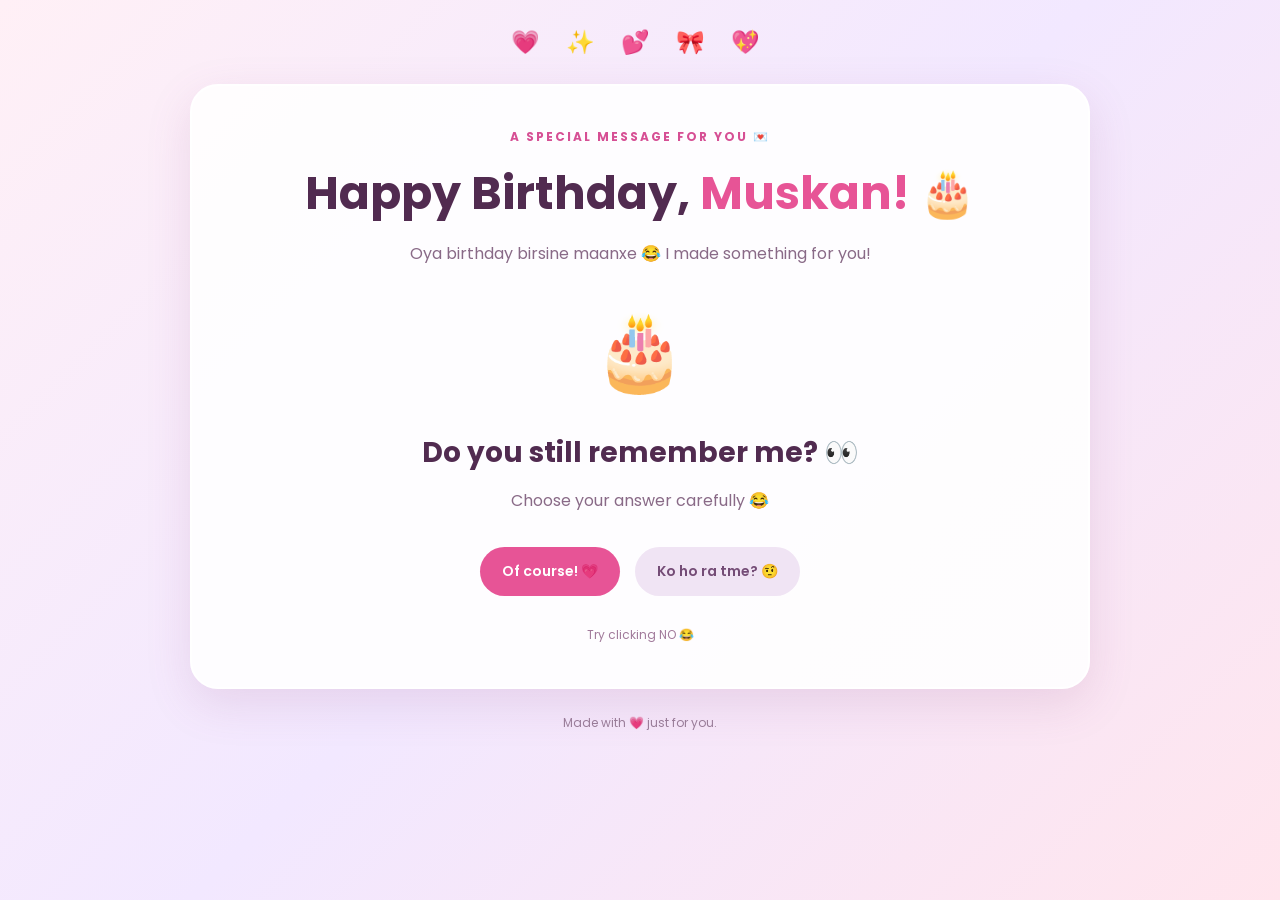
<file: index.html>
<!DOCTYPE html>
<html lang="en">
<head>
    <meta charset="UTF-8">
    <meta name="viewport" content="width=device-width, initial-scale=1.0">
    <title>Happy Birthday Muskan! 🎂</title>
    <link rel="stylesheet" href="style.css">
    <script src="script1.js" defer></script>
</head>
<body>
    <div class="floating-hearts">💗 ✨ 💕 🎀 💖</div>

    <main class="container">
        <section class="birthday-card">
            <p class="small-title">A SPECIAL MESSAGE FOR YOU 💌</p>

            <h1>Happy Birthday, <span>Muskan!</span> 🎂</h1>

            <p class="intro">
                Oya birthday birsine maanxe 😂
                I made something for you!
            </p>

            <div class="cake">🎂</div>

            <h2>Do you still remember me? 👀</h2>
            <p class="question">Choose your answer carefully 😂</p>

            <div class="button-area" id="buttonArea">
                <button id="yesButton" class="yes-button">
                    Of course! 💗
                </button>

                <button id="noButton" class="no-button">
                    Ko ho ra tme? 🤨
                </button>
            </div>

            <p id="hint" class="hint">Try clicking NO 😂</p>
        </section>

        <footer>Made with 💗 just for you.</footer>
    </main>
</body>
</html>
</file>
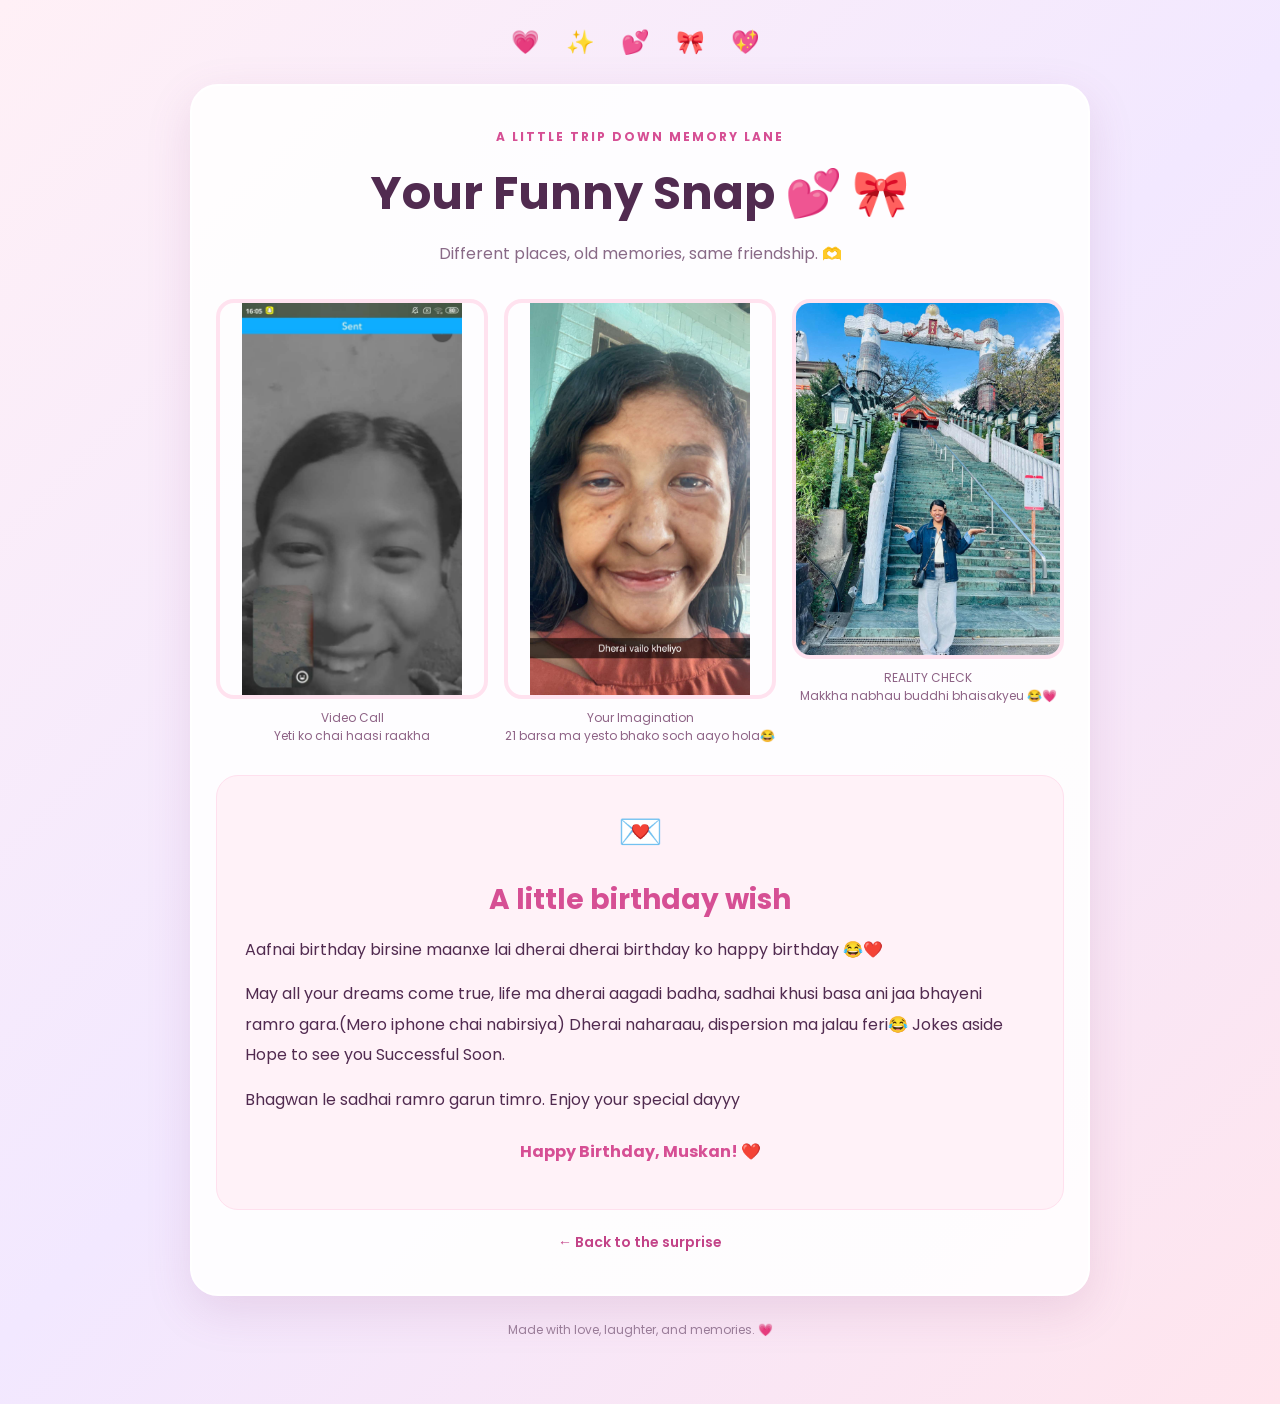
<file: memories.html>
<!DOCTYPE html>
<html lang="en">
<head>
    <meta charset="UTF-8">
    <meta name="viewport" content="width=device-width, initial-scale=1.0">
    <title>Our Memories 💕</title>
    <link rel="stylesheet" href="style.css">
</head>
<body>
    <div class="floating-hearts">💗 ✨ 💕 🎀 💖</div>

    <main class="container">
        <section class="memories page-card">
            <p class="small-title">A LITTLE TRIP DOWN MEMORY LANE</p>

            <h1>Your Funny Snap 💕 🎀</h1>

            <p class="intro">
                Different places, old memories, same friendship. 🫶
            </p>

            <div class="photo-gallery">
                <figure>
                    <img src="photo1.jpg" alt="Video Call">
                    <figcaption>Video Call <br> Yeti ko chai haasi raakha</figcaption>
                </figure>

                <figure>
                    <img src="photo2.jpg" alt="Your Imagination">
                    <figcaption>Your Imagination <br>21 barsa ma yesto bhako soch aayo hola😂</figcaption>
                </figure>

                <figure>
                    <img src="photo3.jpg" alt="Reality Check" >
                    <figcaption>REALITY CHECK <br> Makkha nabhau buddhi bhaisakyeu 😂💗</figcaption>
                </figure>
            </div>

            <div class="letter">
                <div class="letter-icon">💌</div>

                <h2>A little birthday wish</h2>

                <p>
                    Aafnai birthday birsine maanxe lai dherai dherai
                    birthday ko happy birthday 😂❤️
                </p>

                <p>
                    May all your dreams come true, life ma dherai
                    aagadi badha, sadhai khusi basa ani jaa bhayeni
                    ramro gara.(Mero iphone chai nabirsiya) Dherai naharaau, dispersion ma jalau feri😂 Jokes aside 
                    Hope to see you Successful Soon. 
                </p>

                <p>
                    Bhagwan le sadhai ramro garun timro.
                    Enjoy your special dayyy 
                </p>

                <p class="signature">
                    Happy Birthday, Muskan! ❤️
                </p>
            </div>

            <a class="back-link" href="surprise.html">
                ← Back to the surprise
            </a>
        </section>

        <footer>Made with love, laughter, and memories. 💗</footer>
    </main>
</body>
</html>
</file>
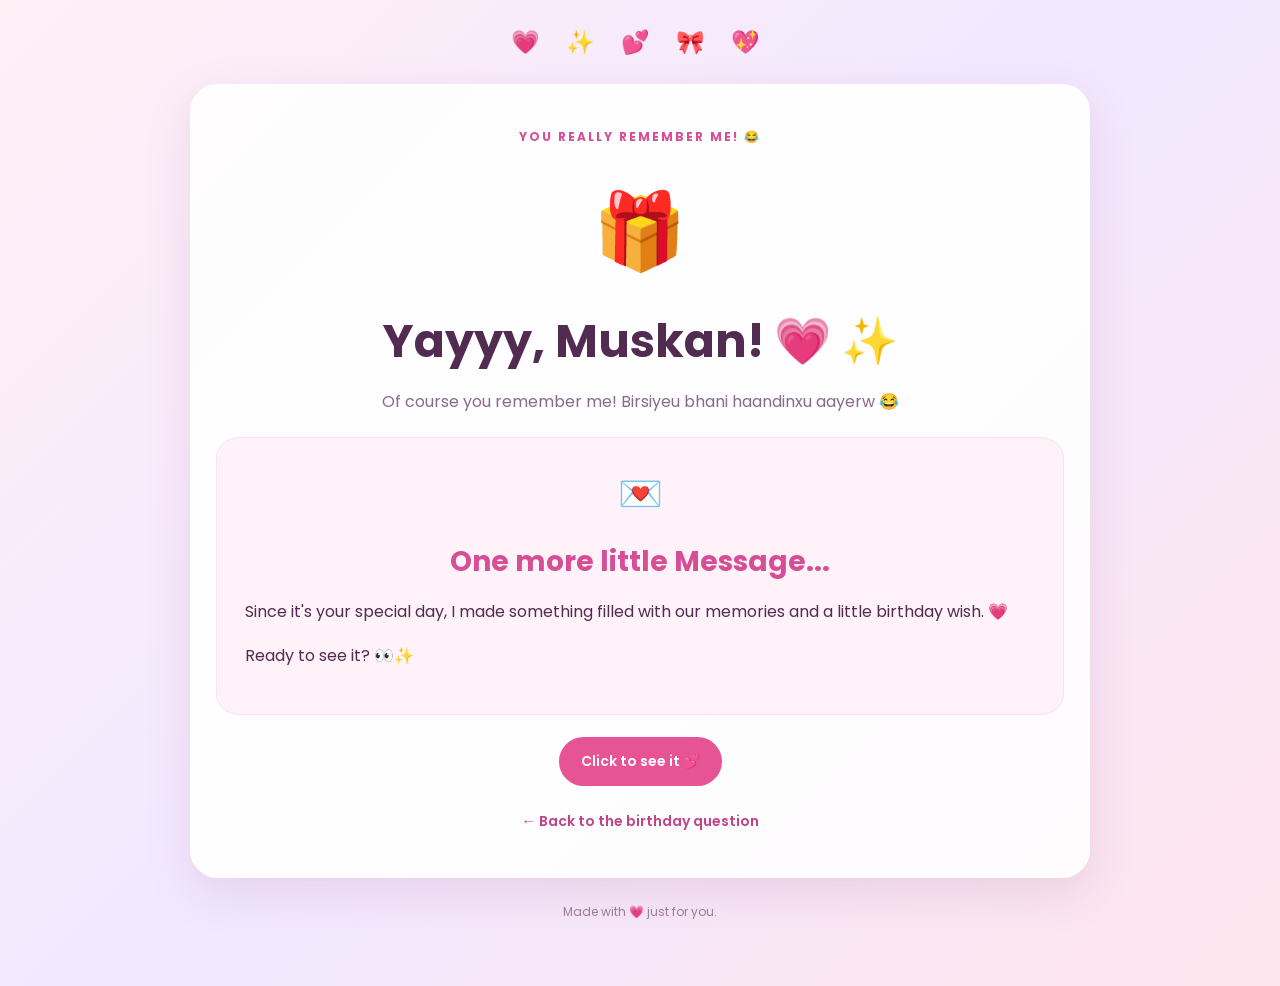
<file: surprise.html>
<!DOCTYPE html>
<html lang="en">
<head>
    <meta charset="UTF-8">
    <meta name="viewport" content="width=device-width, initial-scale=1.0">
    <title>A Little Message for You 💗</title>
    <link rel="stylesheet" href="style.css">
</head>
<body>
    <div class="floating-hearts">💗 ✨ 💕 🎀 💖</div>

    <main class="container">
        <section class="page-card">
            <p class="small-title">YOU REALLY REMEMBER ME! 😂</p>

            <div class="cake">🎁</div>

            <h1>Yayyy, Muskan! <span>💗 ✨</span></h1>

            <p class="intro">
                Of course you remember me!
                Birsiyeu bhani haandinxu aayerw 😂
            </p>

            <div class="letter">
                <div class="letter-icon">💌</div>

                <h2>One more little Message...</h2>

                <p>
                    Since it's your special day, I made
                    something filled with our memories
                    and a little birthday wish. 💗
                </p>

                <p>
                    Ready to see it? 👀✨
                </p>
            </div>

            <a class="primary-button" href="memories.html">
                Click to see it 💕
            </a>

            <p>
                <a class="back-link" href="index.html">
                    ← Back to the birthday question
                </a>
            </p>
        </section>

        <footer>Made with 💗 just for you.</footer>
    </main>
</body>
</html>
</file>
<file: style.css>
@import url('https://fonts.googleapis.com/css2?family=Poppins:wght@400;500;600;700;800&display=swap');

* {
    margin: 0;
    padding: 0;
    box-sizing: border-box;
}

body {
    font-family: 'Poppins', sans-serif;
    min-height: 100vh;
    color: #512b50;
    background: linear-gradient(135deg, #fff0f6, #f2e8ff, #ffe5ed);
    overflow-x: hidden;
}

.floating-hearts {
    text-align: center;
    padding: 25px 10px 5px;
    font-size: 23px;
    letter-spacing: 10px;
    animation: float 3s ease-in-out infinite;
}

.container {
    width: min(900px, 92%);
    margin: 20px auto 40px;
}

.birthday-card,
.page-card {
    background: rgba(255, 255, 255, 0.9);
    border: 2px solid white;
    border-radius: 28px;
    padding: 40px 24px;
    text-align: center;
    box-shadow: 0 15px 45px rgba(153, 78, 133, 0.15);
    animation: appear 0.7s ease;
}

.small-title {
    color: #d64f94;
    font-size: 12px;
    font-weight: 700;
    letter-spacing: 2px;
    margin-bottom: 15px;
}

h1 {
    font-size: clamp(28px, 6vw, 46px);
    line-height: 1.3;
    margin: 15px 0;
}

h1 span {
    color: #e75496;
}

h2 {
    font-size: clamp(20px, 4vw, 28px);
    margin: 20px 0 12px;
}

p {
    line-height: 1.9;
}

.intro,
.question {
    color: #896a87;
    margin: 12px 0;
}

.cake {
    font-size: 75px;
    margin: 25px 0;
    animation: bounce 2s infinite;
}

.button-area {
    min-height: 75px;
    display: flex;
    align-items: center;
    justify-content: center;
    flex-wrap: wrap;
    gap: 15px;
    margin-top: 18px;
}

button,
.primary-button {
    font-family: inherit;
    font-size: 14px;
    font-weight: 600;
    padding: 14px 22px;
    border: none;
    border-radius: 30px;
    cursor: pointer;
    text-decoration: none;
    transition: transform 0.2s, box-shadow 0.2s;
}

button:hover,
.primary-button:hover {
    transform: translateY(-3px);
    box-shadow: 0 8px 20px rgba(130, 60, 120, 0.2);
}

.yes-button,
.primary-button {
    color: white;
    background: #e75496;
}

.no-button {
    color: #744c76;
    background: #f0e4f4;
    z-index: 5;
}

.hint {
    font-size: 12px;
    color: #a17a9b;
    margin-top: 15px;
}

.primary-button {
    display: inline-block;
    margin-top: 22px;
}

.back-link {
    display: inline-block;
    margin-top: 22px;
    color: #c34388;
    text-decoration: none;
    font-size: 14px;
    font-weight: 600;
}

.back-link:hover {
    text-decoration: underline;
}

.photo-gallery {
    display: grid;
    grid-template-columns: repeat(3, minmax(0, 1fr));
    gap: 16px;
    margin: 30px 0;

}

.photo-gallery figure {
    min-width: 0;
}


.photo-gallery img {
    display: block;
    width: 100%;
    height: auto;
    max-height: 400px;
    object-fit: contain;
    border: 4px solid #ffe2ef;
    border-radius: 18px;
    transition: transform 0.3s;
}

.photo-gallery img:hover {
    transform: scale(1.03) rotate(-1deg);
}

.photo-gallery figcaption {
    color: #8e6386;
    font-size: 12px;
    margin-top: 10px;
}

.letter {
    background: #fff2f8;
    border: 1px solid #ffe0ee;
    border-radius: 22px;
    padding: 28px;
    text-align: left;
    margin-top: 20px;
}

.letter-icon {
    font-size: 36px;
    text-align: center;
}

.letter h2 {
    text-align: center;
    color: #d64f94;
}

.letter p {
    margin: 14px 0;
}

.signature {
    text-align: center;
    font-weight: 700;
    color: #d64f94;
    margin-top: 22px !important;
}

footer {
    color: #997c98;
    text-align: center;
    font-size: 12px;
    padding: 25px 10px;
}

@keyframes bounce {
    0%, 100% {
        transform: translateY(0);
    }

    50% {
        transform: translateY(-10px);
    }
}

@keyframes float {
    0%, 100% {
        transform: translateY(0);
    }

    50% {
        transform: translateY(-7px);
    }
}

@keyframes appear {
    from {
        opacity: 0;
        transform: translateY(15px);
    }

    to {
        opacity: 1;
        transform: translateY(0);
    }
}

@media (max-width: 600px) {
    .birthday-card,
    .page-card {
        padding: 30px 16px;
    }

    .button-area {
        gap: 10px;
    }

    button,
    .primary-button {
        padding: 12px 15px;
        font-size: 12px;
    }

    .photo-gallery {
        grid-template-columns: 1fr;
    }

    .photo-gallery img {
      
    height: auto;
    max-height: 400px;
}
    

    .letter {
        padding: 20px;
    }
}
</file>
